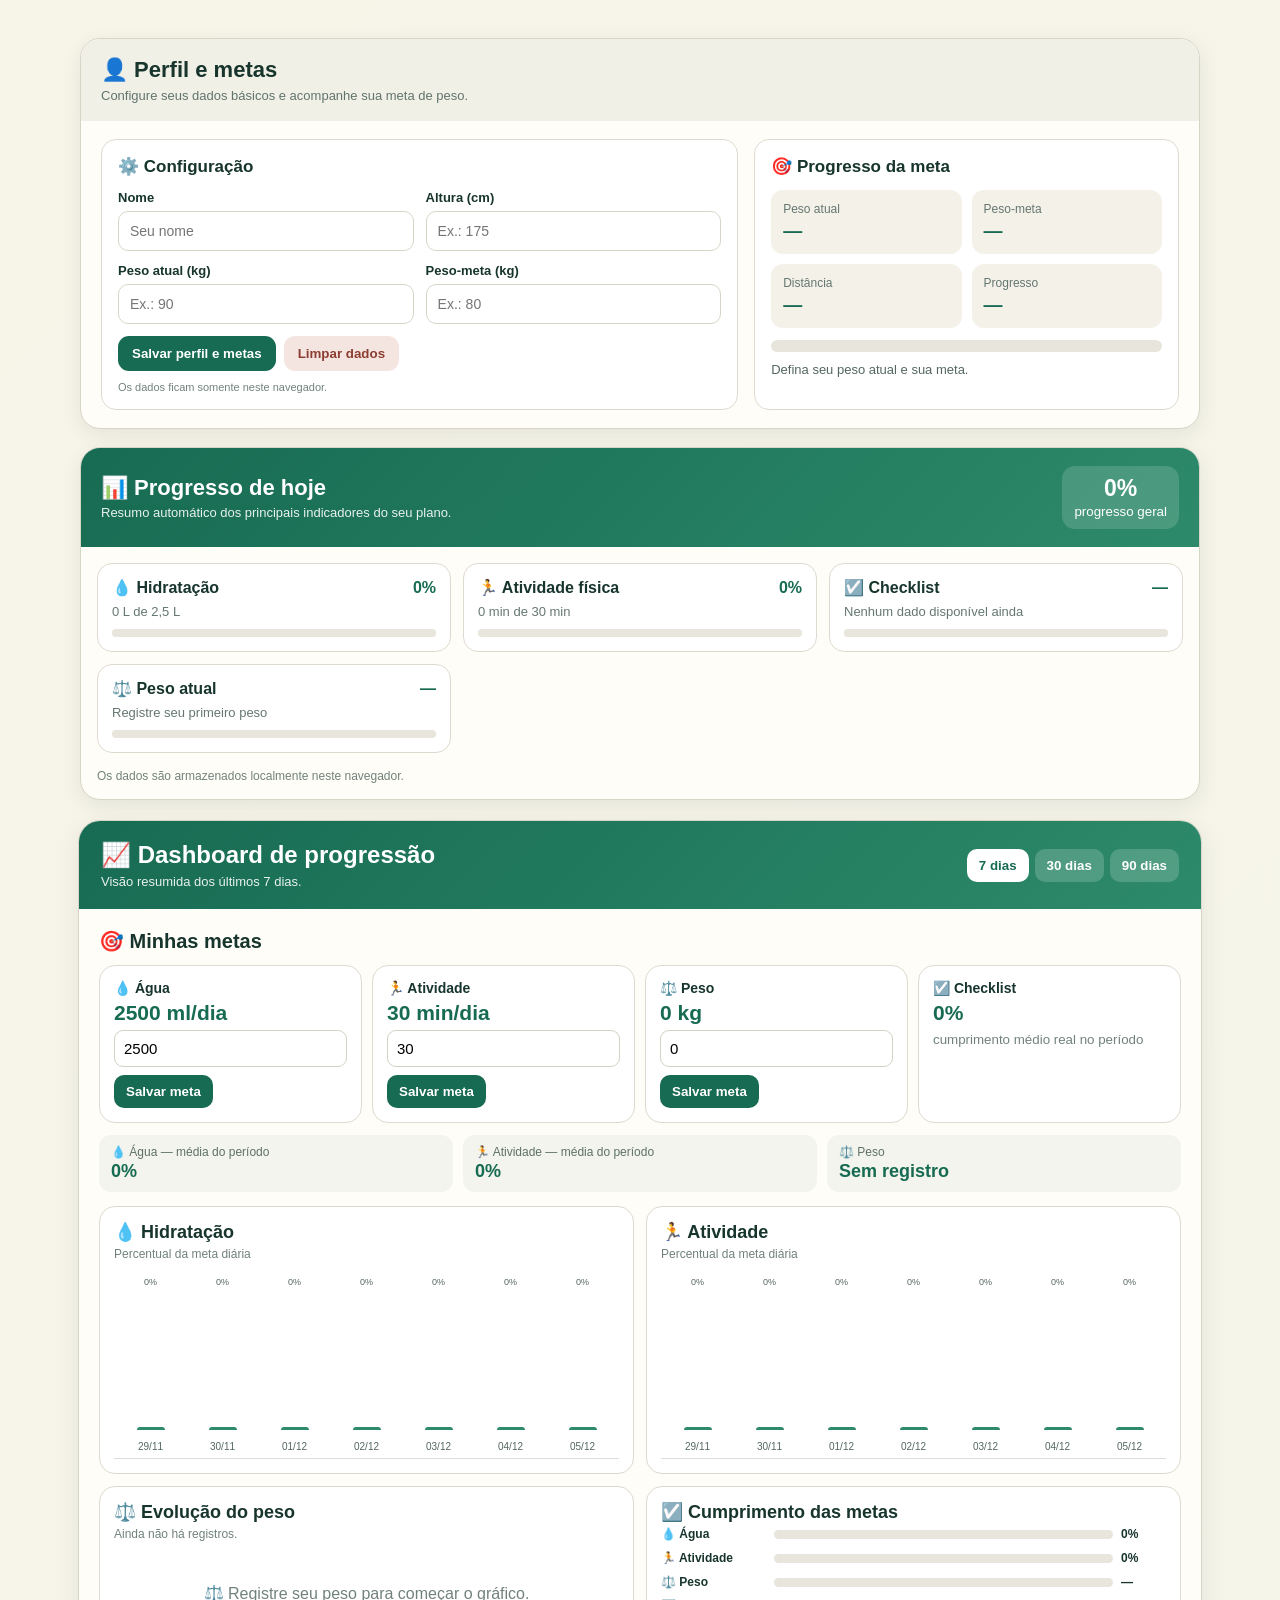
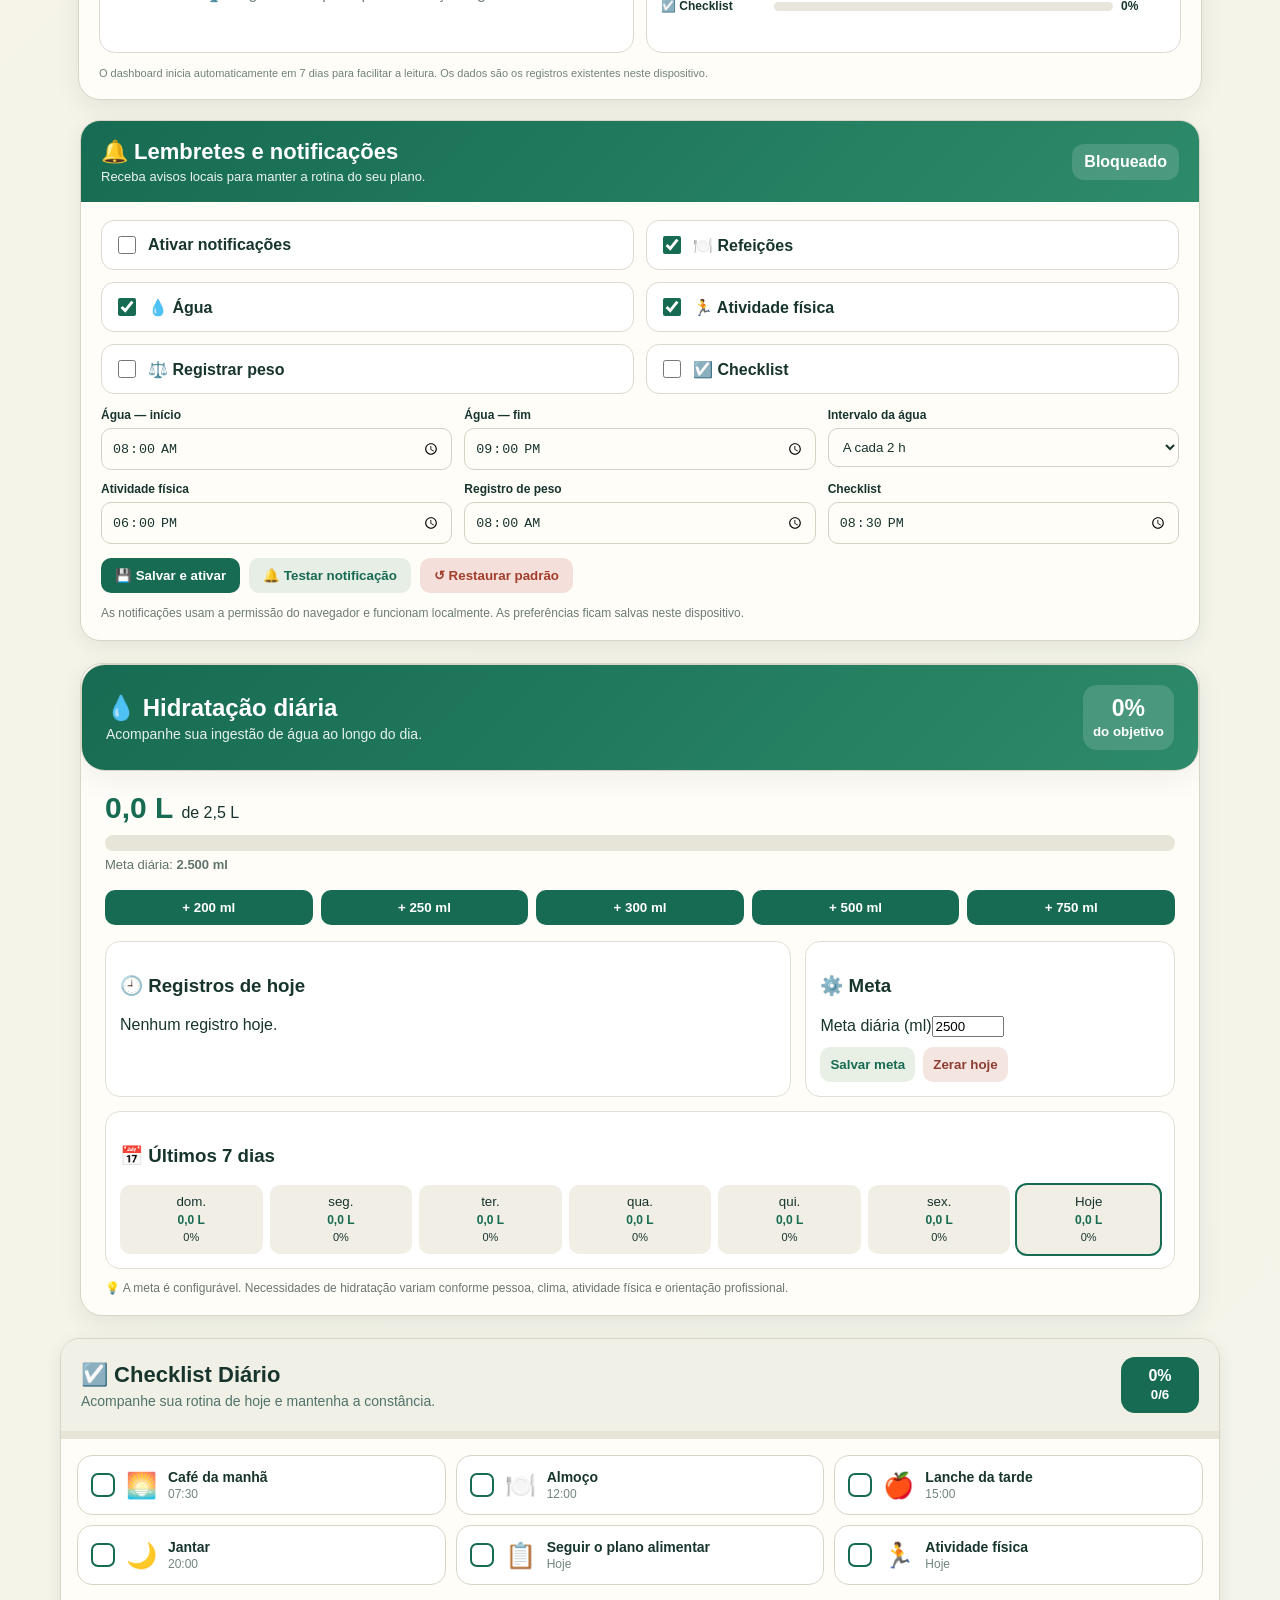
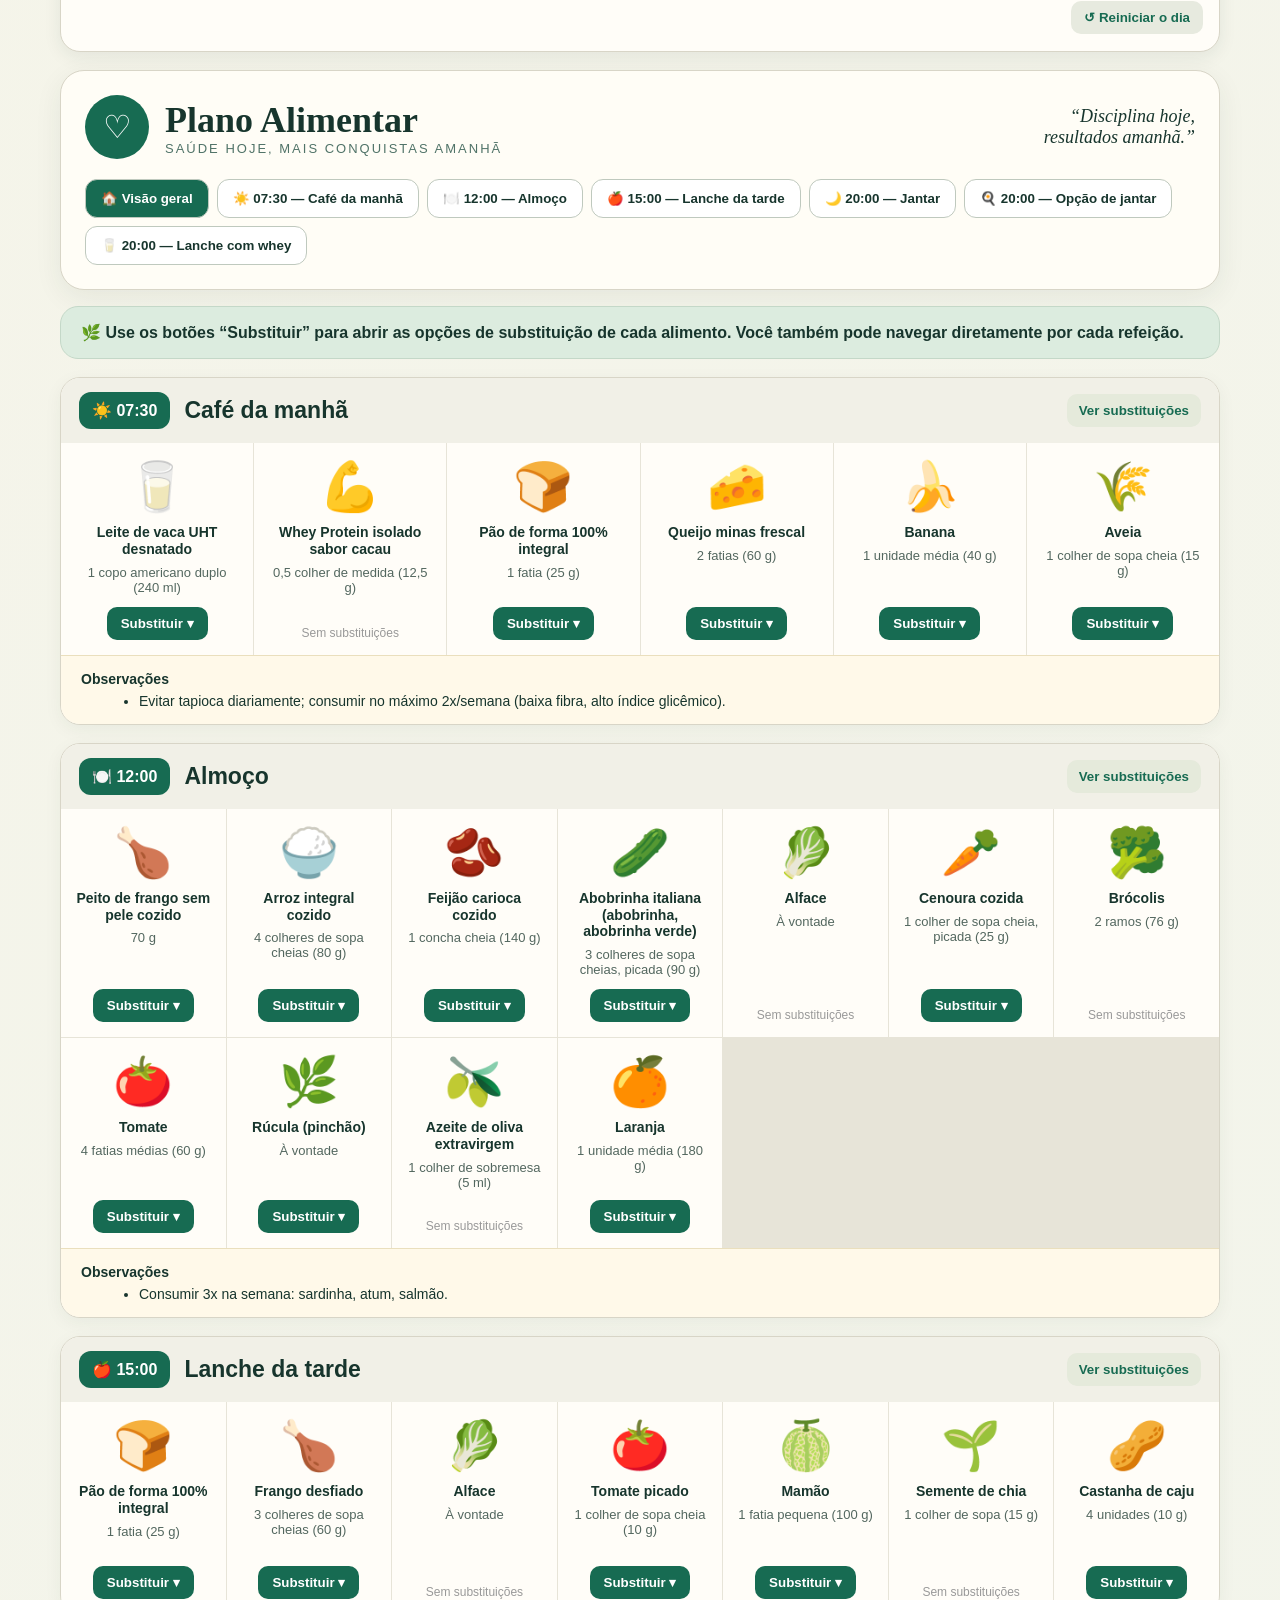
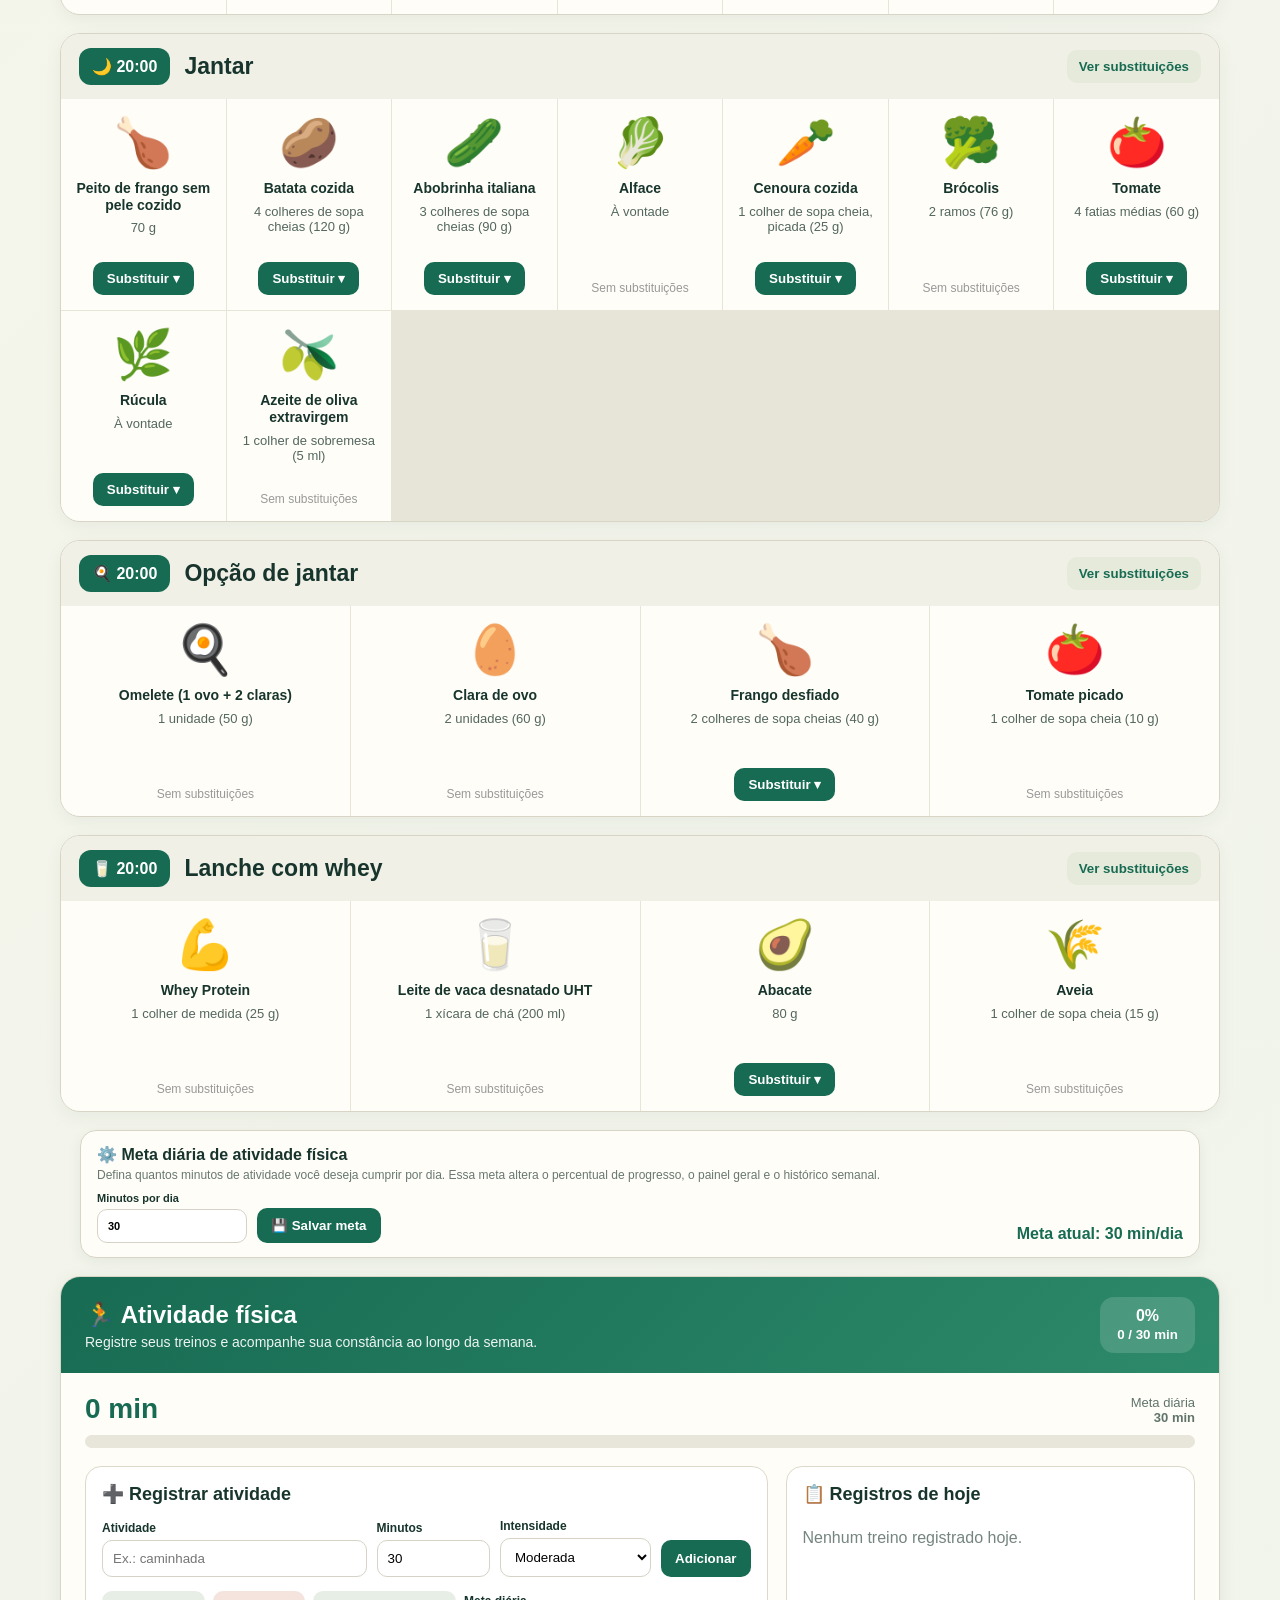
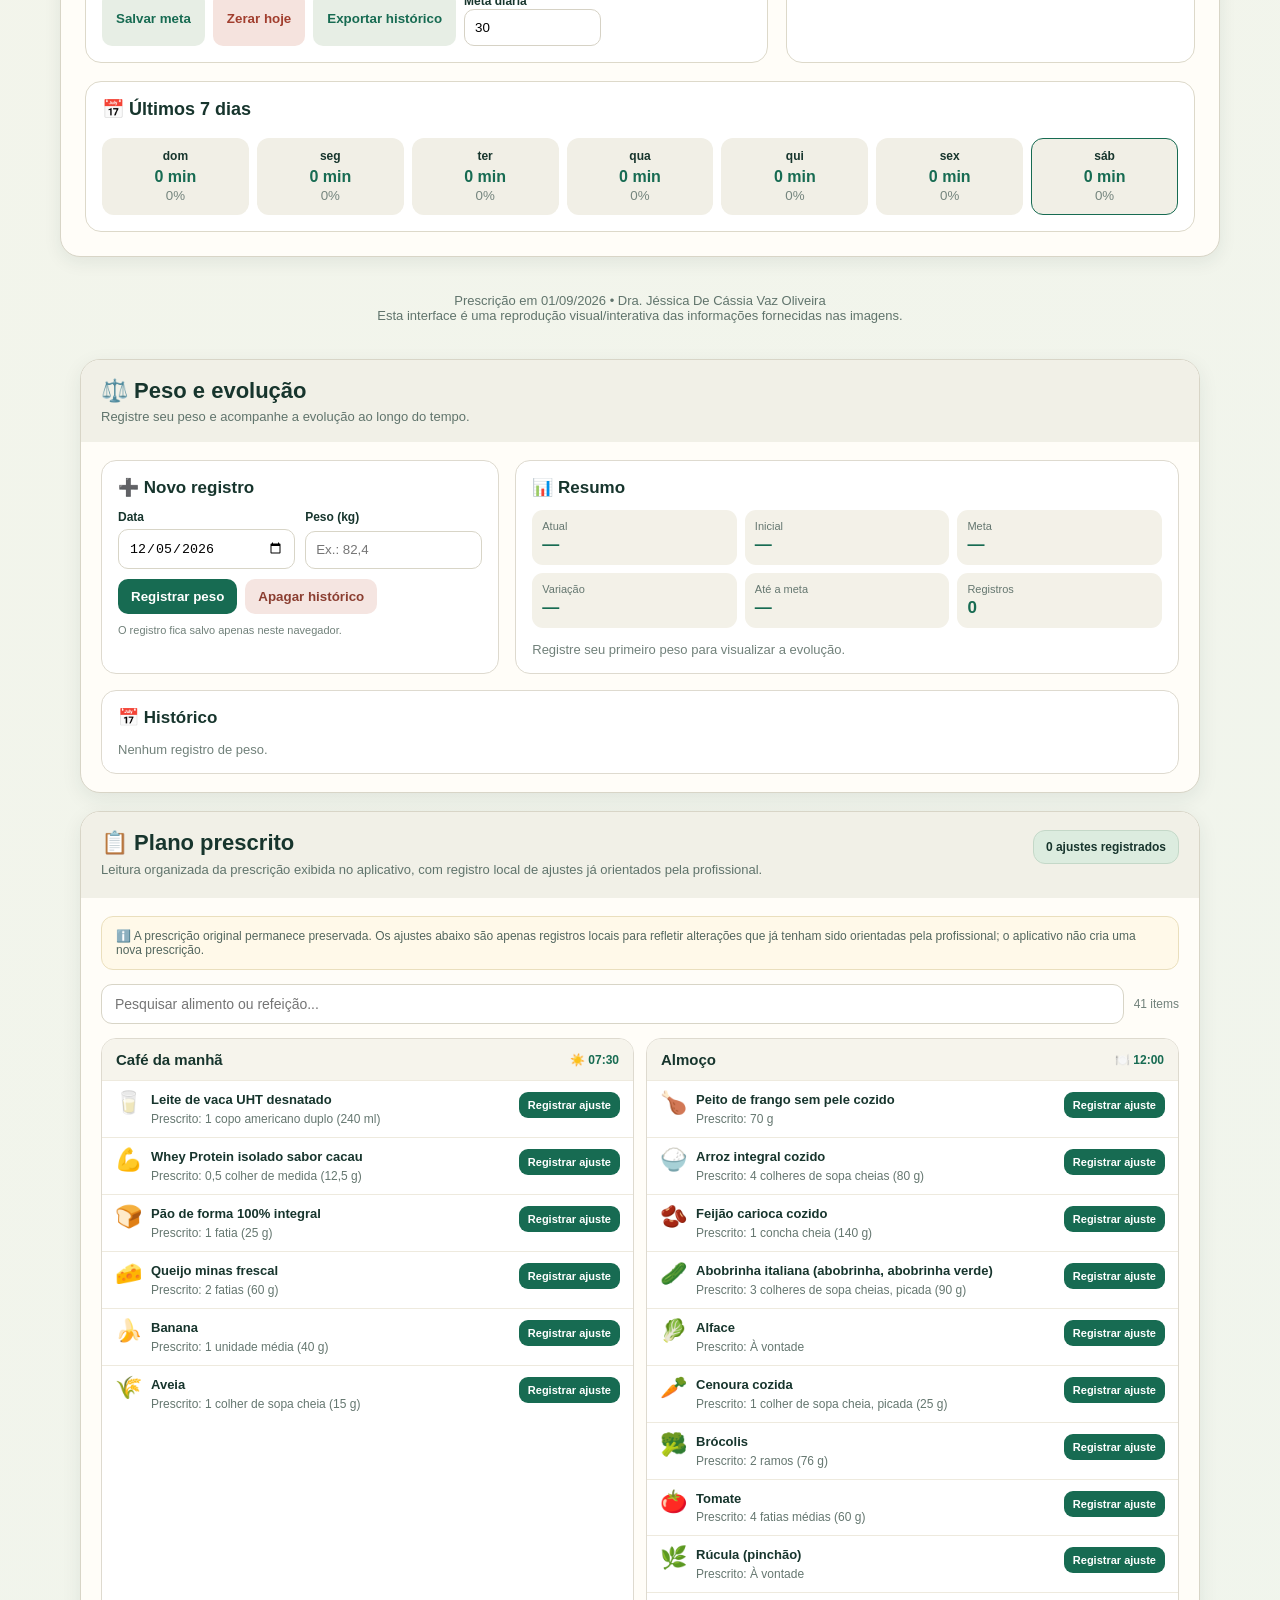
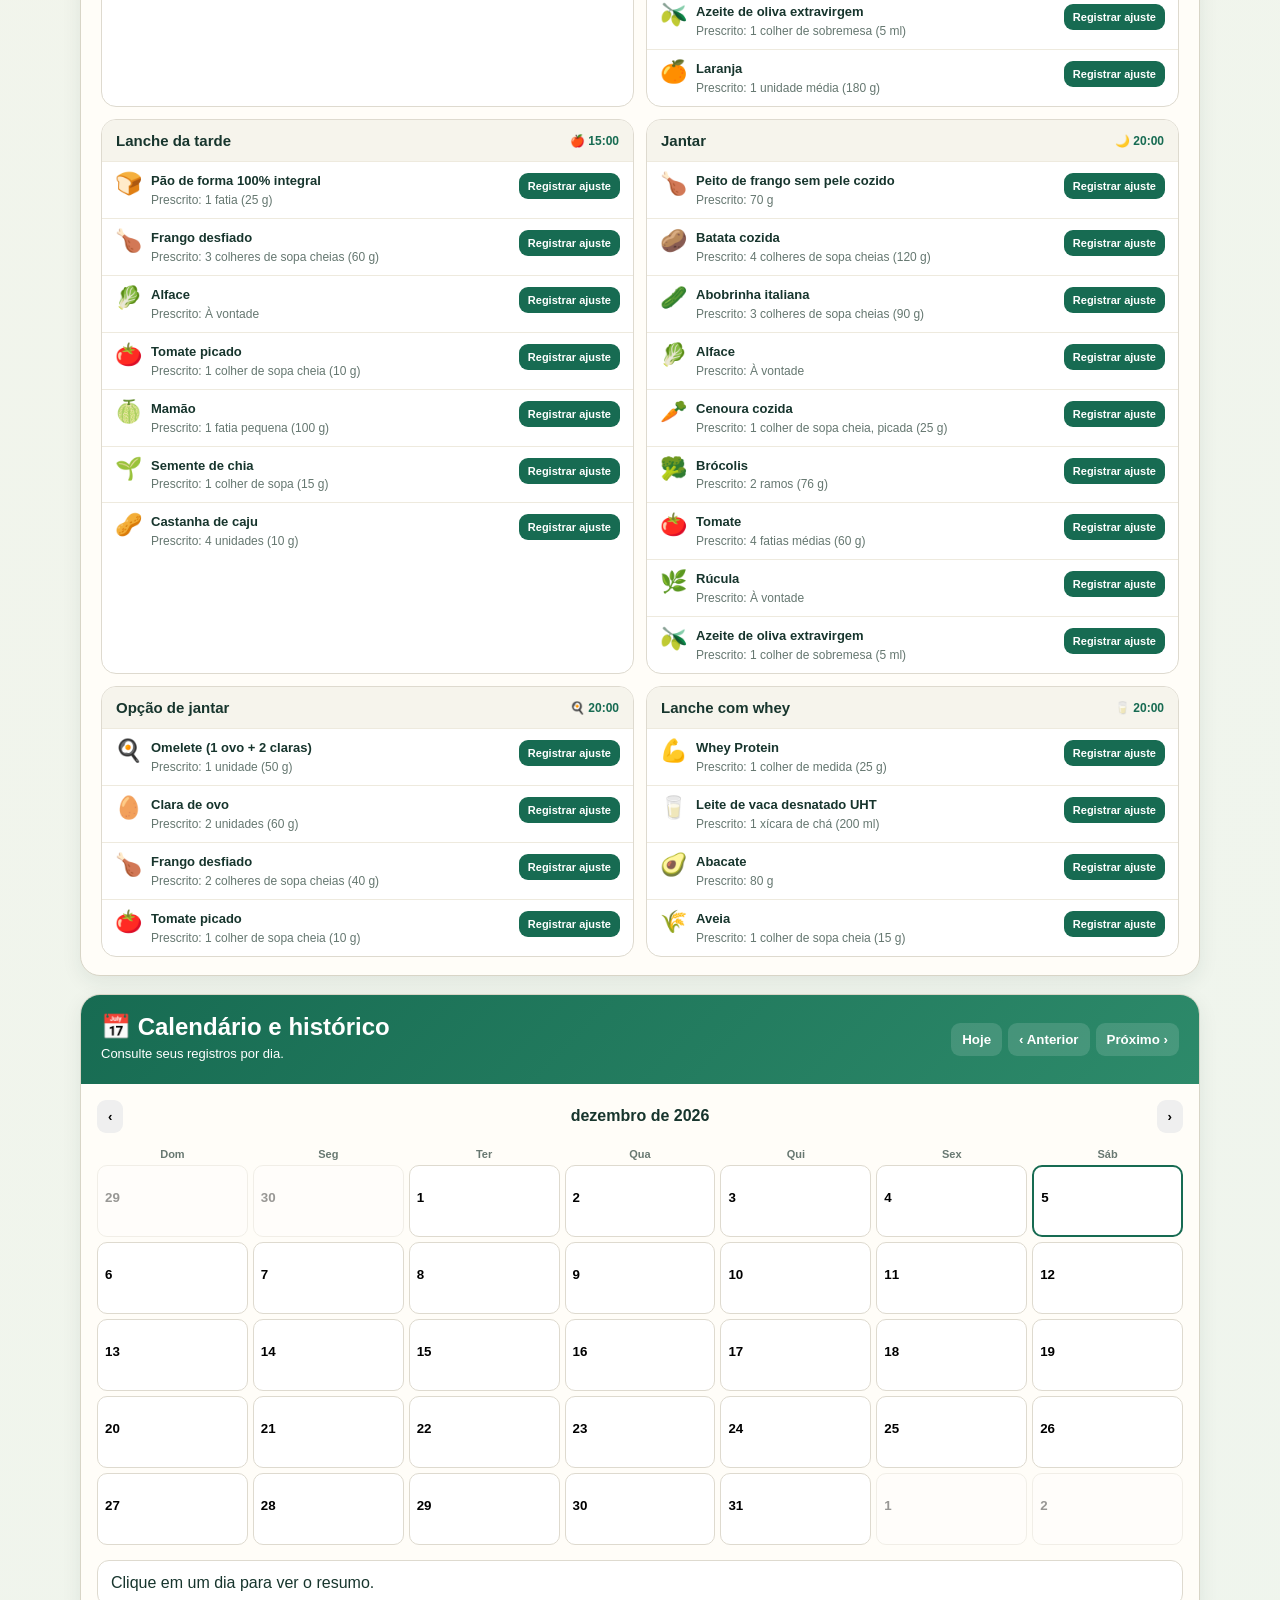
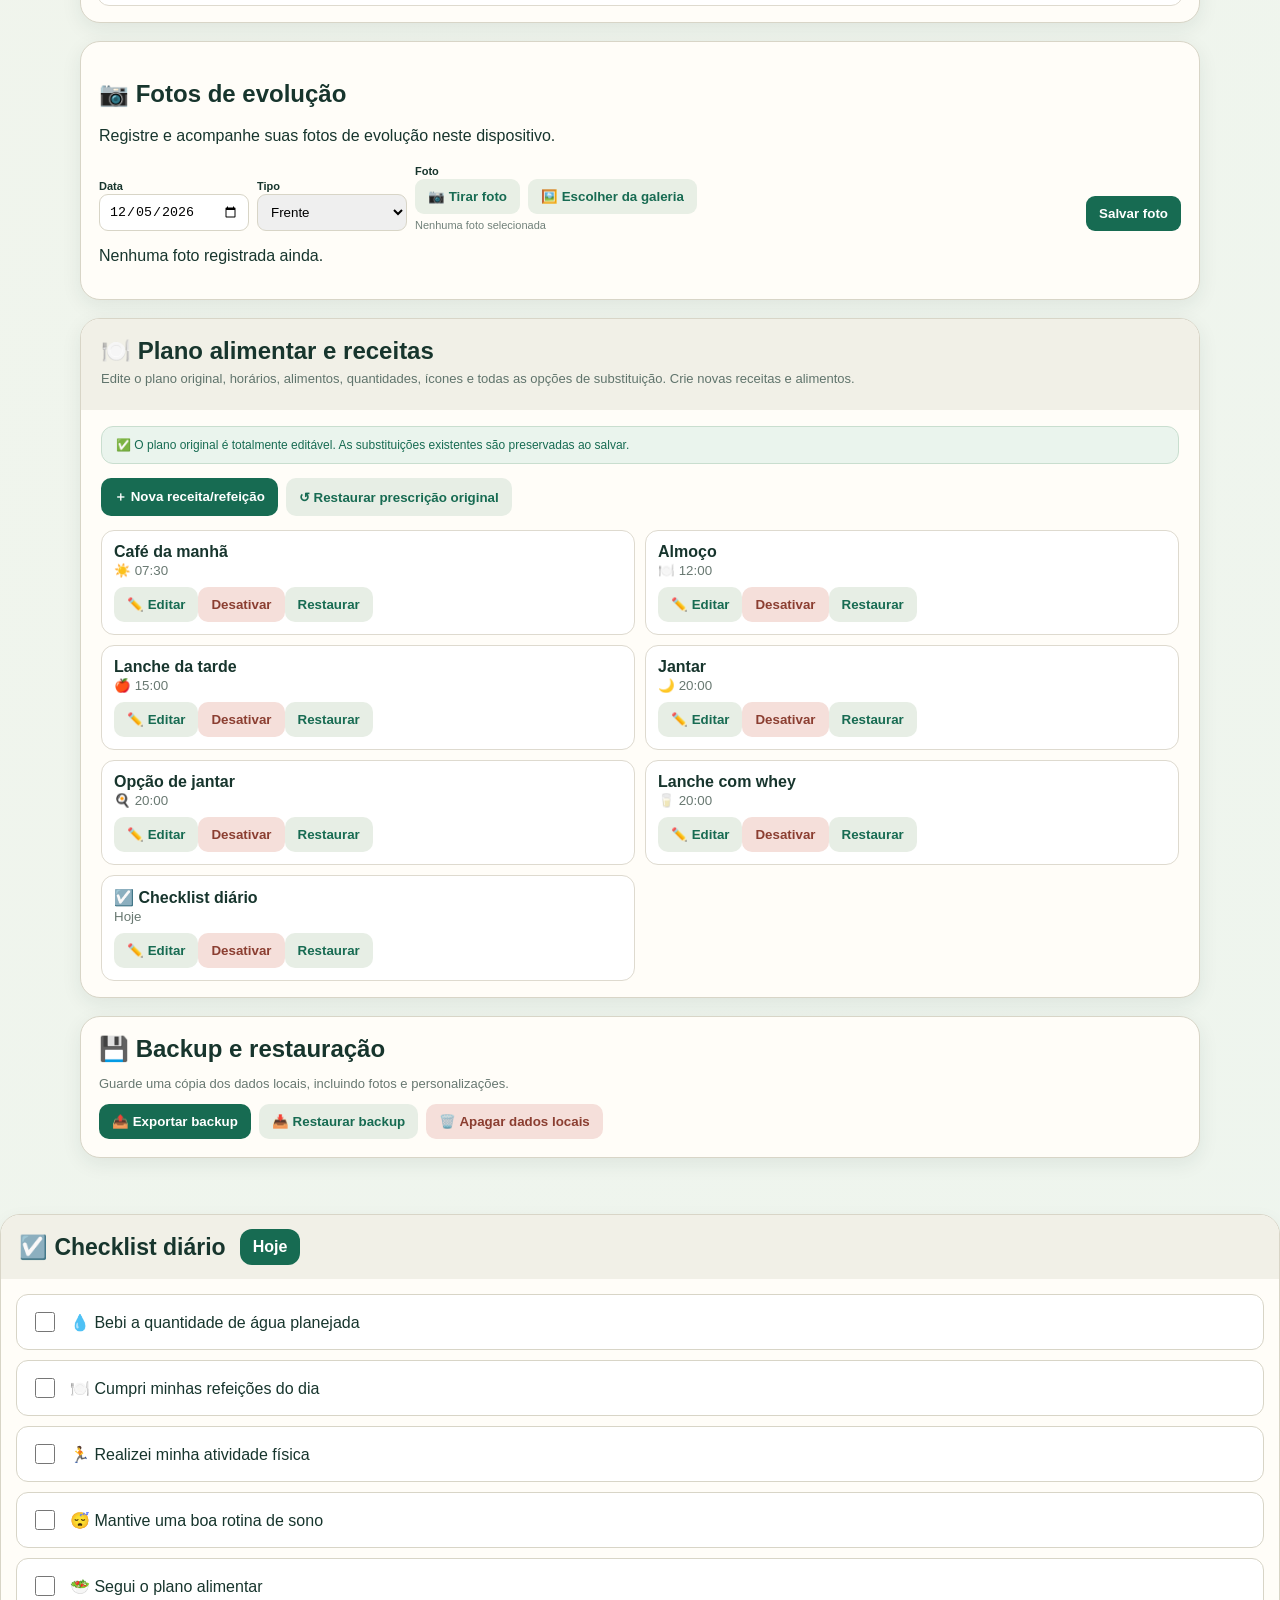
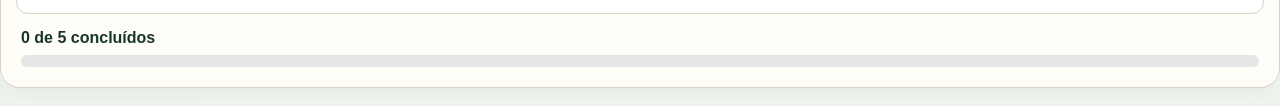
<file: index.html>
<!doctype html>
<html lang="pt-BR">
<head>
<meta charset="utf-8">
<meta name="viewport" content="width=device-width,initial-scale=1">
<title>Plano Alimentar Interativo</title>
<style>
:root{--green:#176b52;--green2:#2d8a6a;--cream:#f8f5e9;--beige:#eee8d6;--gold:#d99a12;--ink:#17352d;--line:#d8d5c7}
*{box-sizing:border-box} body{margin:0;background:linear-gradient(135deg,#f7f4e8,#eef5ee);font-family:Arial,Helvetica,sans-serif;color:var(--ink)}
.wrap{max-width:1200px;margin:auto;padding:20px}
header{background:#fffdf6;border:1px solid var(--line);border-radius:24px;padding:24px;box-shadow:0 8px 28px #17352d12}
.brand{display:flex;align-items:center;gap:16px} .logo{width:64px;height:64px;border-radius:50%;background:var(--green);color:white;display:grid;place-items:center;font-size:32px}
h1{margin:0;font-family:Georgia,serif;font-size:36px} .sub{letter-spacing:2px;font-size:13px;color:#507368}
.quote{margin-left:auto;text-align:right;font-family:Georgia,serif;font-size:18px;font-style:italic}
nav{display:flex;gap:8px;flex-wrap:wrap;margin-top:20px} nav button{border:1px solid #bfc9be;background:#fff;border-radius:12px;padding:11px 15px;cursor:pointer;font-weight:700;color:var(--ink)} nav button.active,nav button:hover{background:var(--green);color:#fff}
.hero{margin:16px 0;padding:16px 20px;border-radius:18px;background:#dcecdf;border:1px solid #c4d8c8;font-weight:700}
.meal{margin:18px 0;background:#fffdf8;border:1px solid var(--line);border-radius:20px;overflow:hidden;box-shadow:0 5px 18px #17352d0d}
.meal-head{display:flex;align-items:center;gap:14px;padding:14px 18px;background:#f1f0e7} .meal-head h2{margin:0;font-size:23px} .time{background:var(--green);color:white;border-radius:12px;padding:9px 13px;font-weight:800;white-space:nowrap} .expand{margin-left:auto;border:0;background:#e5eadb;padding:9px 12px;border-radius:10px;font-weight:700;color:var(--green);cursor:pointer}
.foods{display:grid;grid-template-columns:repeat(auto-fit,minmax(155px,1fr));gap:1px;background:#e7e4d8} .food{background:#fffdf8;padding:15px;text-align:center;min-height:210px;display:flex;flex-direction:column;align-items:center}
.food-icon{font-size:48px;height:58px;display:grid;place-items:center} .food-name{font-weight:800;font-size:14px;line-height:1.2;margin-top:8px} .food-qty{font-size:13px;color:#53675f;margin:7px 0 12px;min-height:30px}
.swap{margin-top:auto;background:var(--green);color:white;border:0;border-radius:10px;padding:9px 14px;font-weight:800;cursor:pointer} .swap:hover{background:var(--green2)} .no-subs{margin-top:auto;color:#999;font-size:12px}
.notes{padding:15px 20px;background:#fff9e9;border-top:1px solid #eadfbd;font-size:14px} .notes ul{margin:6px 0 0 18px}
footer{padding:18px;text-align:center;color:#60746c;font-size:13px}
.modal{display:none;position:fixed;inset:0;background:#0008;z-index:20;align-items:center;justify-content:center;padding:18px} .modal.show{display:flex}
.modal-box{background:#fffdf8;max-width:600px;width:100%;border-radius:20px;padding:22px;box-shadow:0 20px 60px #0005;max-height:85vh;overflow:auto} .modal-box h3{margin-top:0} .close{float:right;border:0;background:#eee;border-radius:50%;width:34px;height:34px;font-size:18px;cursor:pointer} .subitem{padding:12px;border-bottom:1px solid #e4e0d5} .subitem:last-child{border-bottom:0}
@media(max-width:700px){.wrap{padding:10px} h1{font-size:27px} .quote{display:none} .meal-head{align-items:flex-start;flex-wrap:wrap} .expand{margin-left:0} .foods{grid-template-columns:repeat(2,1fr)}}
</style>

<style>
@media(max-width:700px){
  .meal-head{position:relative!important;top:auto!important}
  .foods{position:relative;z-index:1}
  .food-icon{flex-shrink:0}
  .food-name{display:block;min-height:30px}
  .food-qty{display:block}
}
</style>
<link rel="manifest" href="./manifest.webmanifest"><meta name="theme-color" content="#176b52"><meta name="mobile-web-app-capable" content="yes"><meta name="apple-mobile-web-app-capable" content="yes"><meta name="apple-mobile-web-app-title" content="Plano Alimentar"><link rel="apple-touch-icon" href="./icons/icon-192.png"><style>
#pwaInstall{display:none;position:fixed;left:50%;bottom:18px;transform:translateX(-50%);z-index:50;border:0;border-radius:14px;padding:13px 18px;background:#176b52;color:#fff;font-weight:800;font-size:15px;box-shadow:0 8px 25px #0004;cursor:pointer}
#pwaInstall.show{display:block}
</style></head>
<body>
<button id="pwaInstall" type="button" aria-label="Instalar Plano Alimentar">📲 Instalar aplicativo</button>
<div class="wrap">
<header>
  <div class="brand"><div class="logo">♡</div><div><h1>Plano Alimentar</h1><div class="sub">SAÚDE HOJE, MAIS CONQUISTAS AMANHÃ</div></div><div class="quote">“Disciplina hoje,<br>resultados amanhã.”</div></div>
  <nav id="nav"></nav>
</header>
<div class="hero">🌿 <b>Use os botões “Substituir”</b> para abrir as opções de substituição de cada alimento. Você também pode navegar diretamente por cada refeição.</div>
<div id="content">
    <section class="meal" id="cafe">
      <div class="meal-head"><div class="time">☀️ 07:30</div><h2>Café da manhã</h2><button class="expand" onclick="scrollToMeal('cafe')">Ver substituições</button></div>
      <div class="foods">
        <article class="food">
          <div class="food-icon">🥛</div>
          <div class="food-name">Leite de vaca UHT desnatado</div>
          <div class="food-qty">1 copo americano duplo (240 ml)</div>
          <button class="swap" data-subs='[&quot;Leite de vaca UHT desnatado — 1 copo americano duplo (480 ml)&quot;, &quot;Ricota — 2 fatias médias (60 g)&quot;]' onclick="showSubs(this)">Substituir ▾</button>
        </article>
        <article class="food">
          <div class="food-icon">💪</div>
          <div class="food-name">Whey Protein isolado sabor cacau</div>
          <div class="food-qty">0,5 colher de medida (12,5 g)</div>
          <span class="no-subs">Sem substituições</span>
        </article>
        <article class="food">
          <div class="food-icon">🍞</div>
          <div class="food-name">Pão de forma 100% integral</div>
          <div class="food-qty">1 fatia (25 g)</div>
          <button class="swap" data-subs='[&quot;Tapioca — 2 colheres de sopa (34 g)&quot;, &quot;Pão francês (pão de sal/pão carequinha) — 0,5 unidade (25 g)&quot;]' onclick="showSubs(this)">Substituir ▾</button>
        </article>
        <article class="food">
          <div class="food-icon">🧀</div>
          <div class="food-name">Queijo minas frescal</div>
          <div class="food-qty">2 fatias (60 g)</div>
          <button class="swap" data-subs='[&quot;Leite de vaca desnatado UHT — 2 copos americanos duplos (480 ml)&quot;, &quot;Queijo cottage (1% de gordura) — 2 fatias (74 g)&quot;, &quot;Ricota — 2 fatias médias (60 g)&quot;, &quot;Queijo muçarela/mussarela light — 2 fatias médias (40 g)&quot;]' onclick="showSubs(this)">Substituir ▾</button>
        </article>
        <article class="food">
          <div class="food-icon">🍌</div>
          <div class="food-name">Banana</div>
          <div class="food-qty">1 unidade média (40 g)</div>
          <button class="swap" data-subs='[&quot;Mamão — 1 fatia pequena (100 g)&quot;, &quot;Abacaxi — 1 fatia média (75 g)&quot;, &quot;Morango — 10 unidades médias (120 g)&quot;, &quot;Kiwi — 1 unidade (75 g)&quot;, &quot;Maçã Argentina — 1 unidade pequena (80 g)&quot;]' onclick="showSubs(this)">Substituir ▾</button>
        </article>
        <article class="food">
          <div class="food-icon">🌾</div>
          <div class="food-name">Aveia</div>
          <div class="food-qty">1 colher de sopa cheia (15 g)</div>
          <button class="swap" data-subs='[&quot;Semente de chia — 1 colher de sopa cheia (15 g)&quot;, &quot;Granola sem açúcar — 1 colher de sopa (10 g)&quot;]' onclick="showSubs(this)">Substituir ▾</button>
        </article></div>
      <div class="notes"><b>Observações</b><ul><li>Evitar tapioca diariamente; consumir no máximo 2x/semana (baixa fibra, alto índice glicêmico).</li></ul></div>
    </section>
    <section class="meal" id="almoco">
      <div class="meal-head"><div class="time">🍽️ 12:00</div><h2>Almoço</h2><button class="expand" onclick="scrollToMeal('almoco')">Ver substituições</button></div>
      <div class="foods">
        <article class="food">
          <div class="food-icon">🍗</div>
          <div class="food-name">Peito de frango sem pele cozido</div>
          <div class="food-qty">70 g</div>
          <button class="swap" data-subs='[&quot;Atum cozido — 1 posta média (100 g)&quot;, &quot;Filé de peixe cozido — 1 filé médio (120 g)&quot;, &quot;Salmão cozido — 70 g&quot;, &quot;Filé de frango grelhado — 70 g&quot;, &quot;Carne suína — 100 g&quot;, &quot;Carne moída refogada — 2 colheres de sopa cheias (50 g)&quot;, &quot;Carne cozida — 100 g&quot;, &quot;Carne moída refogada — 2 colheres de sopa cheias (50 g)&quot;, &quot;Sardinha assada — 1 fatia média (60 g)&quot;]' onclick="showSubs(this)">Substituir ▾</button>
        </article>
        <article class="food">
          <div class="food-icon">🍚</div>
          <div class="food-name">Arroz integral cozido</div>
          <div class="food-qty">4 colheres de sopa cheias (80 g)</div>
          <button class="swap" data-subs='[&quot;Macarrão integral cozido — 2 colheres de servir cheias (100 g)&quot;, &quot;Arroz branco cozido — 4 colheres de sopa cheias (100 g)&quot;, &quot;Mandioca (aipim, macaxeira, mandioca) cozida — 2 colheres de sopa cheias (60 g)&quot;, &quot;Batata baroa (mandioquinha, batata salsa, cenoura amarela) — 8 colheres de sopa cheias (160 g)&quot;]' onclick="showSubs(this)">Substituir ▾</button>
        </article>
        <article class="food">
          <div class="food-icon">🫘</div>
          <div class="food-name">Feijão carioca cozido</div>
          <div class="food-qty">1 concha cheia (140 g)</div>
          <button class="swap" data-subs='[&quot;Feijão preto cozido — 1,8 colher de servir cheia (61,3 g)&quot;, &quot;Feijão branco cozido — 1,8 colher de sopa cheia (29,8 g)&quot;, &quot;Feijão fradinho cozido — 1,8 colher de servir cheia (61,3 g)&quot;, &quot;Lentilha cozida — 1,8 colher de servir cheia (61,3 g)&quot;, &quot;Grão-de-bico cozido — 1,8 colher de sopa (42 g)&quot;]' onclick="showSubs(this)">Substituir ▾</button>
        </article>
        <article class="food">
          <div class="food-icon">🥒</div>
          <div class="food-name">Abobrinha italiana (abobrinha, abobrinha verde)</div>
          <div class="food-qty">3 colheres de sopa cheias, picada (90 g)</div>
          <button class="swap" data-subs='[&quot;Abóbora cabotian (japonesa) — 1 colher de sopa cheia, picada (36 g)&quot;, &quot;Abóbora moranga — 3 colheres de sopa cheias, picada (108 g)&quot;, &quot;Beterraba — 1 colher de sopa cheia (25 g)&quot;, &quot;Berinjela — 6 colheres de sopa cheias (60 g)&quot;]' onclick="showSubs(this)">Substituir ▾</button>
        </article>
        <article class="food">
          <div class="food-icon">🥬</div>
          <div class="food-name">Alface</div>
          <div class="food-qty">À vontade</div>
          <span class="no-subs">Sem substituições</span>
        </article>
        <article class="food">
          <div class="food-icon">🥕</div>
          <div class="food-name">Cenoura cozida</div>
          <div class="food-qty">1 colher de sopa cheia, picada (25 g)</div>
          <button class="swap" data-subs='[&quot;Beterraba cozida — 1 fatia pequena (6 g)&quot;, &quot;Berinjela cozida — 1 colher de sopa cheia (25 g)&quot;, &quot;Cebola branca cozida — 1 colher de sopa cheia, picada (10 g)&quot;, &quot;Couve-flor cozida — 1 ramo pequeno (30 g)&quot;]' onclick="showSubs(this)">Substituir ▾</button>
        </article>
        <article class="food">
          <div class="food-icon">🥦</div>
          <div class="food-name">Brócolis</div>
          <div class="food-qty">2 ramos (76 g)</div>
          <span class="no-subs">Sem substituições</span>
        </article>
        <article class="food">
          <div class="food-icon">🍅</div>
          <div class="food-name">Tomate</div>
          <div class="food-qty">4 fatias médias (60 g)</div>
          <button class="swap" data-subs='[&quot;Tomate-cereja — 5 unidades (50 g)&quot;, &quot;Pepino — 2 colheres de sopa picado (58 g)&quot;, &quot;Pimentão amarelo — 4 fatias (28 g)&quot;, &quot;Pimentão verde — 4 fatias (20 g)&quot;]' onclick="showSubs(this)">Substituir ▾</button>
        </article>
        <article class="food">
          <div class="food-icon">🌿</div>
          <div class="food-name">Rúcula (pinchão)</div>
          <div class="food-qty">À vontade</div>
          <button class="swap" data-subs='[&quot;Agrião (agrião d&#x27;água) — à vontade&quot;, &quot;Repolho roxo cru — à vontade&quot;, &quot;Almeirão — à vontade&quot;]' onclick="showSubs(this)">Substituir ▾</button>
        </article>
        <article class="food">
          <div class="food-icon">🫒</div>
          <div class="food-name">Azeite de oliva extravirgem</div>
          <div class="food-qty">1 colher de sobremesa (5 ml)</div>
          <span class="no-subs">Sem substituições</span>
        </article>
        <article class="food">
          <div class="food-icon">🍊</div>
          <div class="food-name">Laranja</div>
          <div class="food-qty">1 unidade média (180 g)</div>
          <button class="swap" data-subs='[&quot;Kiwi — 2 unidades (150 g)&quot;, &quot;Banana — 1 unidade grande (55 g)&quot;, &quot;Pera — 1 unidade grande (190 g)&quot;, &quot;Mexerica murcote — 1 unidade média (135 g)&quot;]' onclick="showSubs(this)">Substituir ▾</button>
        </article></div>
      <div class="notes"><b>Observações</b><ul><li>Consumir 3x na semana: sardinha, atum, salmão.</li></ul></div>
    </section>
    <section class="meal" id="lanche">
      <div class="meal-head"><div class="time">🍎 15:00</div><h2>Lanche da tarde</h2><button class="expand" onclick="scrollToMeal('lanche')">Ver substituições</button></div>
      <div class="foods">
        <article class="food">
          <div class="food-icon">🍞</div>
          <div class="food-name">Pão de forma 100% integral</div>
          <div class="food-qty">1 fatia (25 g)</div>
          <button class="swap" data-subs='[&quot;Tapioca — 2 colheres de sopa (34 g)&quot;, &quot;Pão francês — 0,5 unidade (25 g)&quot;]' onclick="showSubs(this)">Substituir ▾</button>
        </article>
        <article class="food">
          <div class="food-icon">🍗</div>
          <div class="food-name">Frango desfiado</div>
          <div class="food-qty">3 colheres de sopa cheias (60 g)</div>
          <button class="swap" data-subs='[&quot;Atum — 60 g&quot;, &quot;Sardinha — 60 g&quot;, &quot;Patinho moído — 90 g&quot;]' onclick="showSubs(this)">Substituir ▾</button>
        </article>
        <article class="food">
          <div class="food-icon">🥬</div>
          <div class="food-name">Alface</div>
          <div class="food-qty">À vontade</div>
          <span class="no-subs">Sem substituições</span>
        </article>
        <article class="food">
          <div class="food-icon">🍅</div>
          <div class="food-name">Tomate picado</div>
          <div class="food-qty">1 colher de sopa cheia (10 g)</div>
          <button class="swap" data-subs='[&quot;Tomate-cereja — 5 unidades (50 g)&quot;, &quot;Pepino — 2 colheres de sopa picado (58 g)&quot;, &quot;Pimentão amarelo — 4 fatias (28 g)&quot;, &quot;Pimentão verde — 4 fatias (20 g)&quot;]' onclick="showSubs(this)">Substituir ▾</button>
        </article>
        <article class="food">
          <div class="food-icon">🍈</div>
          <div class="food-name">Mamão</div>
          <div class="food-qty">1 fatia pequena (100 g)</div>
          <button class="swap" data-subs='[&quot;Maçã Argentina — 1 unidade pequena (80 g)&quot;, &quot;Pera — 1 unidade média (110 g)&quot;, &quot;Goiaba vermelha — 1 unidade pequena (105 g)&quot;, &quot;Morango — 10 unidades médias (120 g)&quot;, &quot;Banana — 1 unidade média (40 g)&quot;]' onclick="showSubs(this)">Substituir ▾</button>
        </article>
        <article class="food">
          <div class="food-icon">🌱</div>
          <div class="food-name">Semente de chia</div>
          <div class="food-qty">1 colher de sopa (15 g)</div>
          <span class="no-subs">Sem substituições</span>
        </article>
        <article class="food">
          <div class="food-icon">🥜</div>
          <div class="food-name">Castanha de caju</div>
          <div class="food-qty">4 unidades (10 g)</div>
          <button class="swap" data-subs='[&quot;Castanha do Brasil (castanha do Pará/castanha da Amazônia) — 2 unidades (8 g)&quot;, &quot;Amêndoa — 8 unidades (8 g)&quot;, &quot;Noz — 2 unidades (10 g)&quot;]' onclick="showSubs(this)">Substituir ▾</button>
        </article></div>
      
    </section>
    <section class="meal" id="jantar">
      <div class="meal-head"><div class="time">🌙 20:00</div><h2>Jantar</h2><button class="expand" onclick="scrollToMeal('jantar')">Ver substituições</button></div>
      <div class="foods">
        <article class="food">
          <div class="food-icon">🍗</div>
          <div class="food-name">Peito de frango sem pele cozido</div>
          <div class="food-qty">70 g</div>
          <button class="swap" data-subs='[&quot;Atum cozido — 1 posta média (100 g)&quot;, &quot;Filé de peixe cozido — 1 filé pequeno (100 g)&quot;, &quot;Salmão cozido — 1 filé médio (100 g)&quot;, &quot;Filé mignon grelhado — 70 g&quot;, &quot;Carne cozida — 100 g&quot;, &quot;Carne moída refogada — 2 colheres de sopa cheias (50 g)&quot;, &quot;Sardinha assada — 1 fatia média (60 g)&quot;]' onclick="showSubs(this)">Substituir ▾</button>
        </article>
        <article class="food">
          <div class="food-icon">🥔</div>
          <div class="food-name">Batata cozida</div>
          <div class="food-qty">4 colheres de sopa cheias (120 g)</div>
          <button class="swap" data-subs='[&quot;Arroz branco cozido — 4 colheres de sopa cheias (80 g)&quot;, &quot;Arroz integral cozido — 4 colheres de sopa cheias (80 g)&quot;, &quot;Mandioca — 4 colheres de sopa cheias (140 g)&quot;, &quot;Batata baroa — 8 colheres de sopa cheias (160 g)&quot;]' onclick="showSubs(this)">Substituir ▾</button>
        </article>
        <article class="food">
          <div class="food-icon">🥒</div>
          <div class="food-name">Abobrinha italiana</div>
          <div class="food-qty">3 colheres de sopa cheias (90 g)</div>
          <button class="swap" data-subs='[&quot;Abóbora cabotian — 1 colher de sopa cheia, picada (36 g)&quot;, &quot;Abóbora moranga — 3 colheres de sopa cheias, picada (108 g)&quot;, &quot;Beterraba — 1 colher de sopa cheia (25 g)&quot;, &quot;Berinjela — 6 colheres de sopa cheias (60 g)&quot;]' onclick="showSubs(this)">Substituir ▾</button>
        </article>
        <article class="food">
          <div class="food-icon">🥬</div>
          <div class="food-name">Alface</div>
          <div class="food-qty">À vontade</div>
          <span class="no-subs">Sem substituições</span>
        </article>
        <article class="food">
          <div class="food-icon">🥕</div>
          <div class="food-name">Cenoura cozida</div>
          <div class="food-qty">1 colher de sopa cheia, picada (25 g)</div>
          <button class="swap" data-subs='[&quot;Beterraba cozida — 1 fatia pequena (6 g)&quot;, &quot;Berinjela cozida — 1 colher de sopa cheia (25 g)&quot;, &quot;Cebola branca cozida — 1 colher de sopa cheia, picada (10 g)&quot;, &quot;Couve-flor cozida — 1 ramo pequeno (30 g)&quot;]' onclick="showSubs(this)">Substituir ▾</button>
        </article>
        <article class="food">
          <div class="food-icon">🥦</div>
          <div class="food-name">Brócolis</div>
          <div class="food-qty">2 ramos (76 g)</div>
          <span class="no-subs">Sem substituições</span>
        </article>
        <article class="food">
          <div class="food-icon">🍅</div>
          <div class="food-name">Tomate</div>
          <div class="food-qty">4 fatias médias (60 g)</div>
          <button class="swap" data-subs='[&quot;Tomate-cereja — 5 unidades (50 g)&quot;, &quot;Pepino — 2 colheres de sopa picado (58 g)&quot;, &quot;Pimentão amarelo — 4 fatias (28 g)&quot;, &quot;Pimentão verde — 4 fatias (20 g)&quot;]' onclick="showSubs(this)">Substituir ▾</button>
        </article>
        <article class="food">
          <div class="food-icon">🌿</div>
          <div class="food-name">Rúcula</div>
          <div class="food-qty">À vontade</div>
          <button class="swap" data-subs='[&quot;Agrião — à vontade&quot;, &quot;Repolho roxo cru — à vontade&quot;, &quot;Almeirão — à vontade&quot;]' onclick="showSubs(this)">Substituir ▾</button>
        </article>
        <article class="food">
          <div class="food-icon">🫒</div>
          <div class="food-name">Azeite de oliva extravirgem</div>
          <div class="food-qty">1 colher de sobremesa (5 ml)</div>
          <span class="no-subs">Sem substituições</span>
        </article></div>
      
    </section>
    <section class="meal" id="opcao">
      <div class="meal-head"><div class="time">🍳 20:00</div><h2>Opção de jantar</h2><button class="expand" onclick="scrollToMeal('opcao')">Ver substituições</button></div>
      <div class="foods">
        <article class="food">
          <div class="food-icon">🍳</div>
          <div class="food-name">Omelete (1 ovo + 2 claras)</div>
          <div class="food-qty">1 unidade (50 g)</div>
          <span class="no-subs">Sem substituições</span>
        </article>
        <article class="food">
          <div class="food-icon">🥚</div>
          <div class="food-name">Clara de ovo</div>
          <div class="food-qty">2 unidades (60 g)</div>
          <span class="no-subs">Sem substituições</span>
        </article>
        <article class="food">
          <div class="food-icon">🍗</div>
          <div class="food-name">Frango desfiado</div>
          <div class="food-qty">2 colheres de sopa cheias (40 g)</div>
          <button class="swap" data-subs='[&quot;Queijo muçarela/mussarela — 2 fatias médias (40 g)&quot;, &quot;Carne moída refogada — 2 colheres de sopa cheias (50 g)&quot;]' onclick="showSubs(this)">Substituir ▾</button>
        </article>
        <article class="food">
          <div class="food-icon">🍅</div>
          <div class="food-name">Tomate picado</div>
          <div class="food-qty">1 colher de sopa cheia (10 g)</div>
          <span class="no-subs">Sem substituições</span>
        </article></div>
      
    </section>
    <section class="meal" id="whey">
      <div class="meal-head"><div class="time">🥛 20:00</div><h2>Lanche com whey</h2><button class="expand" onclick="scrollToMeal('whey')">Ver substituições</button></div>
      <div class="foods">
        <article class="food">
          <div class="food-icon">💪</div>
          <div class="food-name">Whey Protein</div>
          <div class="food-qty">1 colher de medida (25 g)</div>
          <span class="no-subs">Sem substituições</span>
        </article>
        <article class="food">
          <div class="food-icon">🥛</div>
          <div class="food-name">Leite de vaca desnatado UHT</div>
          <div class="food-qty">1 xícara de chá (200 ml)</div>
          <span class="no-subs">Sem substituições</span>
        </article>
        <article class="food">
          <div class="food-icon">🥑</div>
          <div class="food-name">Abacate</div>
          <div class="food-qty">80 g</div>
          <button class="swap" data-subs='[&quot;Manga — 0,5 unidade (168 g)&quot;, &quot;Mamão — 1 fatia grande (290 g)&quot;, &quot;Goiaba vermelha — 2 unidades médias (260 g)&quot;, &quot;Banana — 2 unidades médias (130 g)&quot;]' onclick="showSubs(this)">Substituir ▾</button>
        </article>
        <article class="food">
          <div class="food-icon">🌾</div>
          <div class="food-name">Aveia</div>
          <div class="food-qty">1 colher de sopa cheia (15 g)</div>
          <span class="no-subs">Sem substituições</span>
        </article></div>
      
    </section></div>
<footer>Prescrição em 01/09/2026 • Dra. Jéssica De Cássia Vaz Oliveira<br>Esta interface é uma reprodução visual/interativa das informações fornecidas nas imagens.</footer>
</div>
<div class="modal" id="modal" onclick="if(event.target===this)closeModal()"><div class="modal-box"><button class="close" onclick="closeModal()">×</button><h3 id="modalTitle">Opções de substituição</h3><div id="modalBody"></div></div></div>
<script>
const meals = [{"id": "cafe", "title": "Café da manhã", "time": "07:30", "icon": "☀️"}, {"id": "almoco", "title": "Almoço", "time": "12:00", "icon": "🍽️"}, {"id": "lanche", "title": "Lanche da tarde", "time": "15:00", "icon": "🍎"}, {"id": "jantar", "title": "Jantar", "time": "20:00", "icon": "🌙"}, {"id": "opcao", "title": "Opção de jantar", "time": "20:00", "icon": "🍳"}, {"id": "whey", "title": "Lanche com whey", "time": "20:00", "icon": "🥛"}];
const nav=document.getElementById('nav');
nav.innerHTML='<button class="active" onclick="goHome(this)">🏠 Visão geral</button>'+meals.map(m=>`<button onclick="go('${m.id}',this)">${m.icon} ${m.time} — ${m.title}</button>`).join('');
function go(id,btn){document.querySelectorAll('nav button').forEach(b=>b.classList.remove('active'));btn.classList.add('active');document.getElementById(id).scrollIntoView({behavior:'smooth',block:'start'})}
function goHome(btn){document.querySelectorAll('nav button').forEach(b=>b.classList.remove('active'));btn.classList.add('active');window.scrollTo({top:0,behavior:'smooth'})}
function scrollToMeal(id){document.getElementById(id).scrollIntoView({behavior:'smooth',block:'start'})}
function showSubs(btn){const subs=JSON.parse(btn.dataset.subs);document.getElementById('modalTitle').textContent='Opções de substituição';document.getElementById('modalBody').innerHTML=subs.map(s=>`<div class="subitem">• ${s}</div>`).join('');document.getElementById('modal').classList.add('show')}
function closeModal(){document.getElementById('modal').classList.remove('show')}
document.addEventListener('keydown',e=>{if(e.key==='Escape')closeModal()});
</script>
<script>
(function(){
  const installButton=document.getElementById("pwaInstall");
  let deferredPrompt=null;
  const isStandalone=window.matchMedia("(display-mode: standalone)").matches||window.navigator.standalone===true;
  function hide(){if(installButton)installButton.classList.remove("show")}
  function show(){if(!isStandalone&&installButton)installButton.classList.add("show")}
  if("serviceWorker" in navigator){
    window.addEventListener("load",async function(){
      try{
        const registration=await navigator.serviceWorker.register("./sw.js",{scope:"./"});
        await registration.update();
      }catch(error){console.error("Falha ao registrar o Service Worker:",error);}
    });
  }
  window.addEventListener("beforeinstallprompt",function(event){
    event.preventDefault(); deferredPrompt=event; show();
  });
  if(installButton){
    installButton.addEventListener("click",async function(){
      if(!deferredPrompt)return;
      deferredPrompt.prompt();
      try{await deferredPrompt.userChoice;}finally{deferredPrompt=null;hide();}
    });
  }
  window.addEventListener("appinstalled",function(){deferredPrompt=null;hide();});
})();
</script>  
<script src="checklist-app.js"></script>
<script src="checklist-integracao.js"></script>
<script src="agua.js"></script>
<script src="atividade.js"></script>
<script src="painel-geral.js"></script>
</body>
</html>
</file>
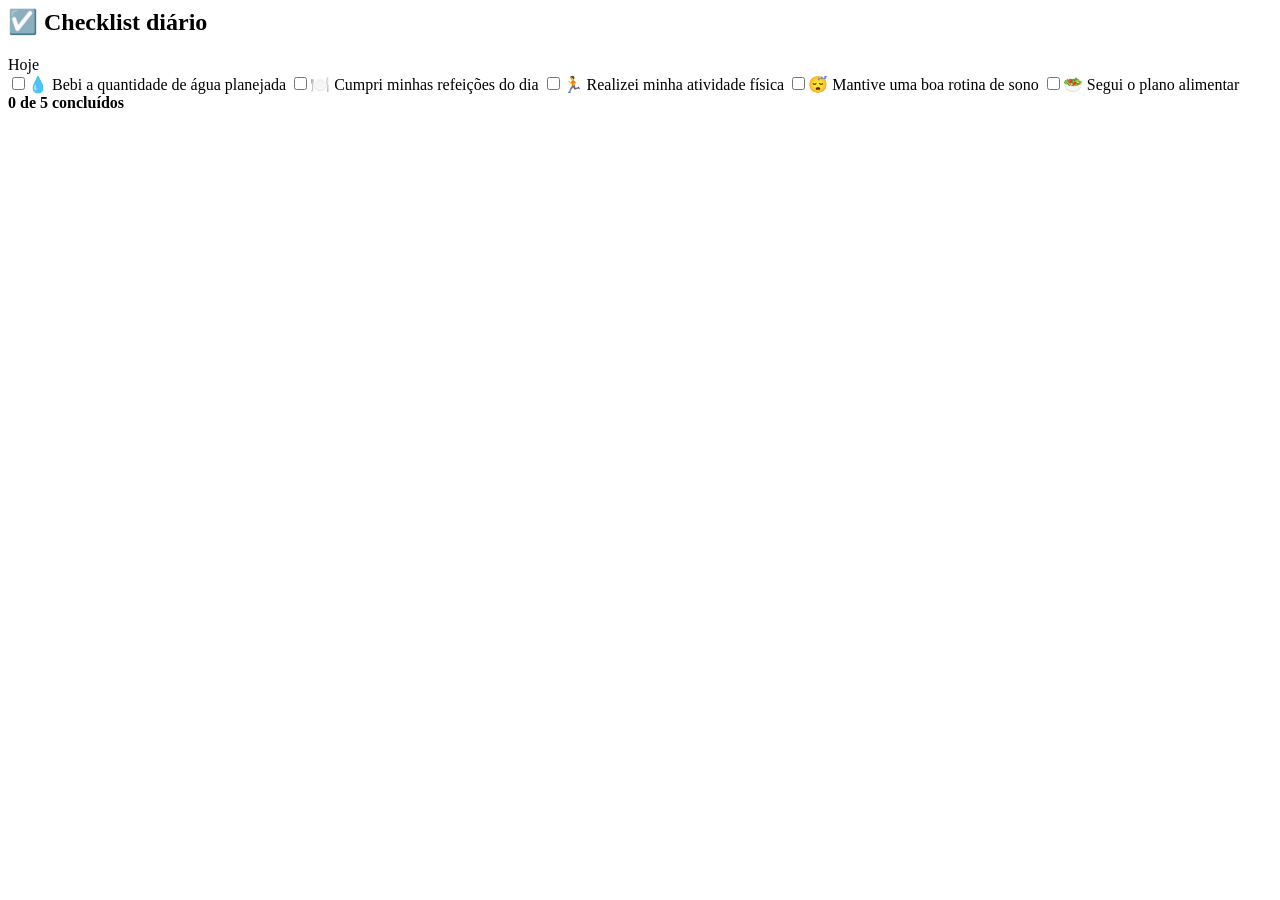
<file: checklist.html>
<!-- Cole este bloco dentro do <body> do index.html -->
<section class="meal" id="checklist-section">
  <div class="meal-head">
    <h2>☑️ Checklist diário</h2>
    <div class="time">Hoje</div>
  </div>
  <div class="checklist">
    <label class="check-item"><input type="checkbox" id="check-agua"><span>💧 Bebi a quantidade de água planejada</span></label>
    <label class="check-item"><input type="checkbox" id="check-refeicoes"><span>🍽️ Cumpri minhas refeições do dia</span></label>
    <label class="check-item"><input type="checkbox" id="check-exercicio"><span>🏃 Realizei minha atividade física</span></label>
    <label class="check-item"><input type="checkbox" id="check-sono"><span>😴 Mantive uma boa rotina de sono</span></label>
    <label class="check-item"><input type="checkbox" id="check-plano"><span>🥗 Segui o plano alimentar</span></label>
  </div>
  <div class="check-progress">
    <strong id="check-progress-text">0 de 5 concluídos</strong>
    <div class="progress-bar"><div id="check-progress-fill"></div></div>
  </div>
</section>
</file>
